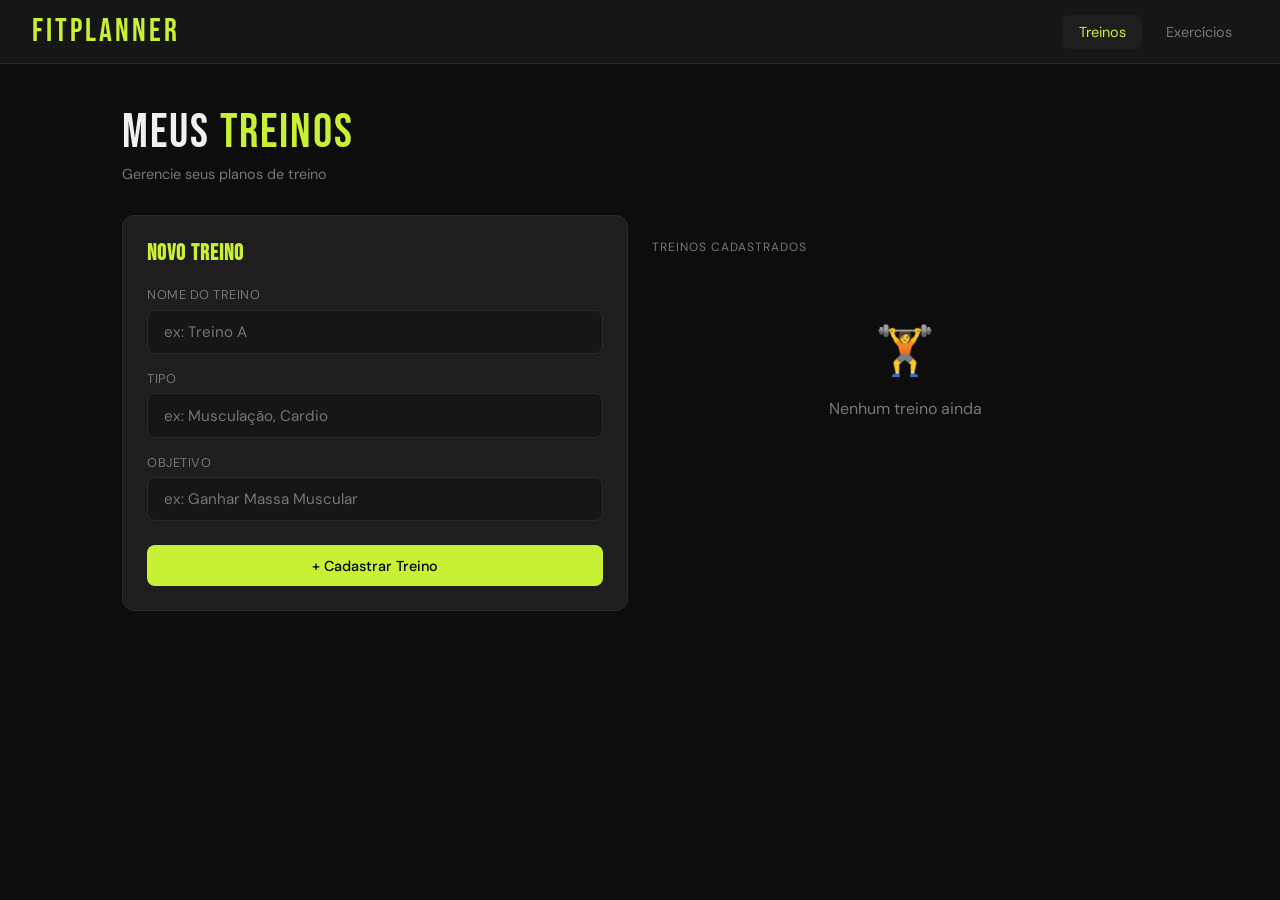
<file: index.html>
<!-- FRONT END BEM PEBA  -->

<!DOCTYPE html>
<html lang="pt-BR">
<head>
  <meta charset="UTF-8" />
  <meta name="viewport" content="width=device-width, initial-scale=1.0"/>
  <title>FitPlanner</title>
  <link href="https://fonts.googleapis.com/css2?family=Bebas+Neue&family=DM+Sans:wght@300;400;500&display=swap" rel="stylesheet"/>
  <style>
    :root {
      --bg: #0d0d0d;
      --surface: #161616;
      --card: #1e1e1e;
      --border: #2a2a2a;
      --accent: #c8f135;
      --accent-dim: #9cb82a;
      --text: #f0f0f0;
      --muted: #777;
      --danger: #ff4444;
    }

    * { margin: 0; padding: 0; box-sizing: border-box; }

    body {
      background: var(--bg);
      color: var(--text);
      font-family: 'DM Sans', sans-serif;
      min-height: 100vh;
    }

    /* HEADER */
    header {
      background: var(--surface);
      border-bottom: 1px solid var(--border);
      padding: 0 2rem;
      display: flex;
      align-items: center;
      justify-content: space-between;
      height: 64px;
      position: sticky;
      top: 0;
      z-index: 100;
    }

    .logo {
      font-family: 'Bebas Neue', sans-serif;
      font-size: 2rem;
      letter-spacing: 3px;
      color: var(--accent);
    }

    nav {
      display: flex;
      gap: 0.5rem;
    }

    nav button {
      background: none;
      border: none;
      color: var(--muted);
      font-family: 'DM Sans', sans-serif;
      font-size: 0.9rem;
      padding: 0.5rem 1rem;
      border-radius: 6px;
      cursor: pointer;
      transition: all 0.2s;
    }

    nav button:hover, nav button.active {
      background: var(--card);
      color: var(--accent);
    }

    /* LAYOUT */
    main {
      max-width: 1100px;
      margin: 0 auto;
      padding: 2.5rem 2rem;
    }

    .page { display: none; }
    .page.active { display: block; }

    /* PAGE TITLE */
    .page-title {
      font-family: 'Bebas Neue', sans-serif;
      font-size: 3rem;
      letter-spacing: 2px;
      margin-bottom: 0.25rem;
    }

    .page-title span { color: var(--accent); }

    .page-sub {
      color: var(--muted);
      font-size: 0.9rem;
      margin-bottom: 2rem;
    }

    /* GRID */
    .grid-2 {
      display: grid;
      grid-template-columns: 1fr 1fr;
      gap: 1.5rem;
    }

    @media (max-width: 700px) {
      .grid-2 { grid-template-columns: 1fr; }
    }

    /* CARD */
    .card {
      background: var(--card);
      border: 1px solid var(--border);
      border-radius: 12px;
      padding: 1.5rem;
    }

    .card h3 {
      font-family: 'Bebas Neue', sans-serif;
      font-size: 1.4rem;
      letter-spacing: 1px;
      margin-bottom: 1.2rem;
      color: var(--accent);
    }

    /* FORM */
    .form-group {
      margin-bottom: 1rem;
    }

    label {
      display: block;
      font-size: 0.8rem;
      color: var(--muted);
      margin-bottom: 0.4rem;
      text-transform: uppercase;
      letter-spacing: 0.5px;
    }

    input, select {
      width: 100%;
      background: var(--surface);
      border: 1px solid var(--border);
      border-radius: 8px;
      padding: 0.7rem 1rem;
      color: var(--text);
      font-family: 'DM Sans', sans-serif;
      font-size: 0.95rem;
      transition: border-color 0.2s;
      outline: none;
    }

    input:focus, select:focus {
      border-color: var(--accent);
    }

    select option { background: var(--surface); }

    .btn {
      display: inline-flex;
      align-items: center;
      gap: 0.5rem;
      padding: 0.7rem 1.4rem;
      border-radius: 8px;
      border: none;
      font-family: 'DM Sans', sans-serif;
      font-size: 0.9rem;
      font-weight: 500;
      cursor: pointer;
      transition: all 0.2s;
    }

    .btn-primary {
      background: var(--accent);
      color: #000;
      width: 100%;
      justify-content: center;
      margin-top: 0.5rem;
    }

    .btn-primary:hover { background: var(--accent-dim); }

    .btn-danger {
      background: transparent;
      border: 1px solid var(--danger);
      color: var(--danger);
      padding: 0.4rem 0.8rem;
      font-size: 0.8rem;
    }

    .btn-danger:hover { background: var(--danger); color: #fff; }

    /* TREINO LIST */
    .treino-list { display: flex; flex-direction: column; gap: 1rem; }

    .treino-item {
      background: var(--card);
      border: 1px solid var(--border);
      border-radius: 10px;
      padding: 1.2rem 1.5rem;
      display: flex;
      align-items: center;
      justify-content: space-between;
      transition: border-color 0.2s;
      cursor: pointer;
    }

    .treino-item:hover { border-color: var(--accent); }
    .treino-item.selected { border-color: var(--accent); background: #1f2210; }

    .treino-info h4 {
      font-size: 1rem;
      font-weight: 500;
      margin-bottom: 0.2rem;
    }

    .treino-info p {
      font-size: 0.8rem;
      color: var(--muted);
    }

    .treino-badges {
      display: flex;
      gap: 0.5rem;
      margin-top: 0.4rem;
    }

    .badge {
      background: var(--surface);
      border: 1px solid var(--border);
      border-radius: 4px;
      padding: 0.2rem 0.6rem;
      font-size: 0.75rem;
      color: var(--muted);
    }

    .treino-actions { display: flex; gap: 0.5rem; align-items: center; }

    /* EXERCICIOS */
    .exercicio-item {
      background: var(--surface);
      border: 1px solid var(--border);
      border-radius: 8px;
      padding: 0.8rem 1.2rem;
      display: flex;
      align-items: center;
      justify-content: space-between;
      margin-bottom: 0.6rem;
    }

    .exercicio-info { font-size: 0.9rem; }
    .exercicio-info small { color: var(--muted); font-size: 0.78rem; }

    .ex-stats {
      display: flex;
      gap: 1rem;
      font-size: 0.8rem;
      color: var(--accent);
      font-weight: 500;
    }

    /* EMPTY STATE */
    .empty {
      text-align: center;
      padding: 3rem;
      color: var(--muted);
    }

    .empty .icon { font-size: 3rem; margin-bottom: 1rem; }

    /* TOAST */
    #toast {
      position: fixed;
      bottom: 2rem;
      right: 2rem;
      background: var(--accent);
      color: #000;
      padding: 0.8rem 1.5rem;
      border-radius: 8px;
      font-weight: 500;
      font-size: 0.9rem;
      transform: translateY(100px);
      opacity: 0;
      transition: all 0.3s;
      z-index: 999;
    }

    #toast.show { transform: translateY(0); opacity: 1; }
    #toast.error { background: var(--danger); color: #fff; }

    /* SECTION DIVIDER */
    .section-label {
      font-size: 0.75rem;
      text-transform: uppercase;
      letter-spacing: 1px;
      color: var(--muted);
      margin-bottom: 1rem;
      margin-top: 1.5rem;
    }

    .divider {
      border: none;
      border-top: 1px solid var(--border);
      margin: 1.5rem 0;
    }

    /* SPINNER */
    .spinner {
      display: inline-block;
      width: 16px;
      height: 16px;
      border: 2px solid var(--border);
      border-top-color: var(--accent);
      border-radius: 50%;
      animation: spin 0.6s linear infinite;
    }

    @keyframes spin { to { transform: rotate(360deg); } }

    /* SELECTED TREINO PANEL */
    #painel-exercicios {
      margin-top: 1.5rem;
      display: none;
    }

    #painel-exercicios.visible { display: block; }

    .painel-header {
      display: flex;
      align-items: center;
      justify-content: space-between;
      margin-bottom: 1rem;
    }

    .painel-header h3 {
      font-family: 'Bebas Neue', sans-serif;
      font-size: 1.5rem;
      letter-spacing: 1px;
    }

    .painel-header span { color: var(--accent); }
  </style>
</head>
<body>

<header>
  <div class="logo">FitPlanner</div>
  <nav>
    <button class="active" onclick="showPage('treinos')">Treinos</button>
    <button onclick="showPage('exercicios')">Exercícios</button>
  </nav>
</header>

<main>

  <!-- PAGE: TREINOS -->
  <div class="page active" id="page-treinos">
    <div class="page-title">MEUS <span>TREINOS</span></div>
    <div class="page-sub">Gerencie seus planos de treino</div>

    <div class="grid-2">
      <!-- FORM -->
      <div class="card">
        <h3>Novo Treino</h3>
        <div class="form-group">
          <label>Nome do Treino</label>
          <input type="text" id="treino-nome" placeholder="ex: Treino A"/>
        </div>
        <div class="form-group">
          <label>Tipo</label>
          <input type="text" id="treino-tipo" placeholder="ex: Musculação, Cardio"/>
        </div>
        <div class="form-group">
          <label>Objetivo</label>
          <input type="text" id="treino-objetivo" placeholder="ex: Ganhar Massa Muscular"/>
        </div>
        <button class="btn btn-primary" onclick="cadastrarTreino()">+ Cadastrar Treino</button>
      </div>

      <!-- LIST -->
      <div>
        <div class="section-label">Treinos Cadastrados</div>
        <div id="lista-treinos" class="treino-list">
          <div class="empty"><div class="icon">🏋️</div><p>Nenhum treino ainda</p></div>
        </div>
      </div>
    </div>

    <!-- EXERCICIOS DO TREINO -->
    <div id="painel-exercicios">
      <hr class="divider"/>
      <div class="painel-header">
        <h3>Exercícios — <span id="nome-treino-selecionado"></span></h3>
      </div>
      <div id="lista-exercicios-treino"></div>
    </div>
  </div>

  <!-- PAGE: EXERCICIOS -->
  <div class="page" id="page-exercicios">
    <div class="page-title">CADASTRAR <span>EXERCÍCIO</span></div>
    <div class="page-sub">Adicione exercícios a um treino existente</div>

    <div class="grid-2">
      <div class="card">
        <h3>Novo Exercício</h3>
        <div class="form-group">
          <label>Treino</label>
          <select id="ex-treino">
            <option value="">Selecione um treino...</option>
          </select>
        </div>
        <div class="form-group">
          <label>Nome do Exercício</label>
          <input type="text" id="ex-nome" placeholder="ex: Supino Reto"/>
        </div>
        <div class="form-group">
          <label>Séries</label>
          <input type="text" id="ex-series" placeholder="ex: 4"/>
        </div>
        <div class="form-group">
          <label>Repetições</label>
          <input type="text" id="ex-reps" placeholder="ex: 10-12"/>
        </div>
        <button class="btn btn-primary" onclick="cadastrarExercicio()">+ Cadastrar Exercício</button>
      </div>

      <div>
        <div class="section-label">Todos os Exercícios</div>
        <div id="lista-todos-exercicios">
          <div class="empty"><div class="icon">💪</div><p>Nenhum exercício ainda</p></div>
        </div>
      </div>
    </div>
  </div>

</main>

<div id="toast"></div>

<script>
  const API = 'http://localhost:5000';
  let treinoSelecionado = null;

  // NAV
  function showPage(nome) {
    document.querySelectorAll('.page').forEach(p => p.classList.remove('active'));
    document.querySelectorAll('nav button').forEach(b => b.classList.remove('active'));
    document.getElementById('page-' + nome).classList.add('active');
    event.target.classList.add('active');
    if (nome === 'exercicios') carregarSelectTreinos();
    if (nome === 'exercicios') carregarTodosExercicios();
  }

  // TOAST
  function toast(msg, tipo = 'ok') {
    const t = document.getElementById('toast');
    t.textContent = msg;
    t.className = tipo === 'error' ? 'show error' : 'show';
    setTimeout(() => t.className = '', 3000);
  }

  // CARREGAR TREINOS
  async function carregarTreinos() {
    const res = await fetch(`${API}/treinos`);
    const treinos = await res.json();
    const lista = document.getElementById('lista-treinos');

    if (treinos.length === 0) {
      lista.innerHTML = '<div class="empty"><div class="icon">🏋️</div><p>Nenhum treino ainda</p></div>';
      return;
    }

    lista.innerHTML = treinos.map(t => `
      <div class="treino-item ${treinoSelecionado === t.id ? 'selected' : ''}" onclick="selecionarTreino(${t.id}, '${t.nome}')">
        <div class="treino-info">
          <h4>${t.nome}</h4>
          <div class="treino-badges">
            <span class="badge">${t.tipo || '—'}</span>
            <span class="badge">${t.objetivo || '—'}</span>
          </div>
          <p>${t.data_criacao}</p>
        </div>
        <div class="treino-actions">
          <button class="btn btn-danger" onclick="event.stopPropagation(); deletarTreino(${t.id})">Deletar</button>
        </div>
      </div>
    `).join('');
  }

  // CADASTRAR TREINO
  async function cadastrarTreino() {
    const nome = document.getElementById('treino-nome').value.trim();
    const tipo = document.getElementById('treino-tipo').value.trim();
    const objetivo = document.getElementById('treino-objetivo').value.trim();

    if (!nome) return toast('Informe o nome do treino', 'error');

    const res = await fetch(`${API}/treinos`, {
      method: 'POST',
      headers: { 'Content-Type': 'application/json' },
      body: JSON.stringify({ nome, tipo, objetivo })
    });

    if (res.ok) {
      toast('Treino cadastrado!');
      document.getElementById('treino-nome').value = '';
      document.getElementById('treino-tipo').value = '';
      document.getElementById('treino-objetivo').value = '';
      carregarTreinos();
    } else {
      toast('Erro ao cadastrar', 'error');
    }
  }

  // DELETAR TREINO
  async function deletarTreino(id) {
    if (!confirm('Deletar este treino e todos os seus exercícios?')) return;
    const res = await fetch(`${API}/treinos/${id}`, { method: 'DELETE' });
    if (res.ok) {
      toast('Treino deletado!');
      if (treinoSelecionado === id) {
        treinoSelecionado = null;
        document.getElementById('painel-exercicios').classList.remove('visible');
      }
      carregarTreinos();
    } else {
      toast('Erro ao deletar', 'error');
    }
  }

  // SELECIONAR TREINO
  async function selecionarTreino(id, nome) {
    treinoSelecionado = id;
    document.getElementById('nome-treino-selecionado').textContent = nome;
    document.getElementById('painel-exercicios').classList.add('visible');
    carregarTreinos();

    const res = await fetch(`${API}/exercicios/treino/${id}`);
    const exercicios = await res.json();
    const lista = document.getElementById('lista-exercicios-treino');

    if (exercicios.length === 0) {
      lista.innerHTML = '<div class="empty"><div class="icon">💪</div><p>Nenhum exercício neste treino</p></div>';
      return;
    }

    lista.innerHTML = exercicios.map(e => `
      <div class="exercicio-item">
        <div class="exercicio-info">
          <div>${e.nome_exercicio}</div>
        </div>
        <div class="ex-stats">
          <span>${e.series} séries</span>
          <span>${e.repeticoes} reps</span>
        </div>
      </div>
    `).join('');
  }

  // CARREGAR SELECT DE TREINOS
  async function carregarSelectTreinos() {
    const res = await fetch(`${API}/treinos`);
    const treinos = await res.json();
    const sel = document.getElementById('ex-treino');
    sel.innerHTML = '<option value="">Selecione um treino...</option>' +
      treinos.map(t => `<option value="${t.id}">${t.nome}</option>`).join('');
  }

  // CADASTRAR EXERCICIO
  async function cadastrarExercicio() {
    const id_treino = document.getElementById('ex-treino').value;
    const nome_exercicio = document.getElementById('ex-nome').value.trim();
    const series = document.getElementById('ex-series').value.trim();
    const repeticoes = document.getElementById('ex-reps').value.trim();

    if (!id_treino) return toast('Selecione um treino', 'error');
    if (!nome_exercicio) return toast('Informe o nome do exercício', 'error');

    const res = await fetch(`${API}/exercicios`, {
      method: 'POST',
      headers: { 'Content-Type': 'application/json' },
      body: JSON.stringify({ id_treino, nome_exercicio, series, repeticoes })
    });

    if (res.ok) {
      toast('Exercício cadastrado!');
      document.getElementById('ex-nome').value = '';
      document.getElementById('ex-series').value = '';
      document.getElementById('ex-reps').value = '';
      carregarTodosExercicios();
    } else {
      toast('Erro ao cadastrar', 'error');
    }
  }

  // CARREGAR TODOS EXERCICIOS
  async function carregarTodosExercicios() {
    const res = await fetch(`${API}/exercicios`);
    const exercicios = await res.json();
    const lista = document.getElementById('lista-todos-exercicios');

    if (exercicios.length === 0) {
      lista.innerHTML = '<div class="empty"><div class="icon">💪</div><p>Nenhum exercício ainda</p></div>';
      return;
    }

    lista.innerHTML = exercicios.map(e => `
      <div class="exercicio-item">
        <div class="exercicio-info">
          <div>${e.nome_exercicio}</div>
          <small>Treino ID: ${e.id_treino}</small>
        </div>
        <div class="ex-stats">
          <span>${e.series} séries</span>
          <span>${e.repeticoes} reps</span>
        </div>
      </div>
    `).join('');
  }

  // INIT
  carregarTreinos();
</script>
</body>
</html>
</file>
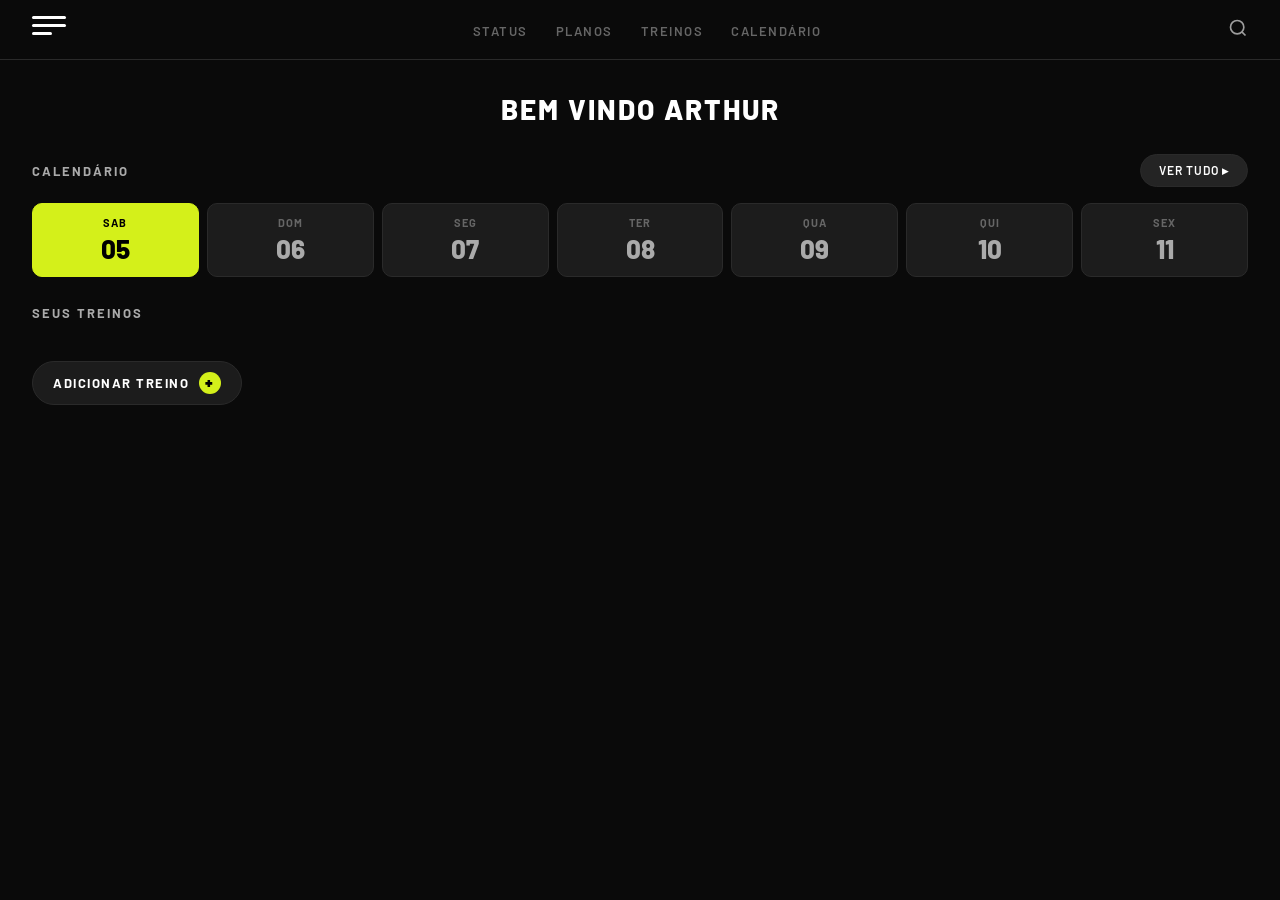
<file: fit.html>
<!DOCTYPE html>
<html lang="pt-BR">
<head>
<meta charset="UTF-8"/>
<meta name="viewport" content="width=device-width, initial-scale=1.0"/>
<title>FitPlanner</title>
<link rel="preconnect" href="https://fonts.googleapis.com"/>
<link href="https://fonts.googleapis.com/css2?family=Barlow:wght@400;500;600;700;800;900&family=Barlow+Condensed:wght@600;700;800&display=swap" rel="stylesheet"/>
<link rel="stylesheet" href="style.css">
<script src="fit.js"></script>
</head>
<body>

<!-- NAV -->
<nav>
  <div class="nav-logo" onclick="goPage('home')">
    <span></span><span style="width:100%"></span><span></span>
  </div>
  <ul class="nav-links">
    <li><a onclick="goPage('status')" data-page="status">Status</a></li>
    <li><a onclick="goPage('planos')" data-page="planos">Planos</a></li>
    <li><a onclick="goPage('treinos')" data-page="treinos">Treinos</a></li>
    <li><a onclick="goPage('calendario')" data-page="calendario">Calendário</a></li>
  </ul>
  <div class="nav-search">
    <svg width="20" height="20" viewBox="0 0 24 24" fill="none" stroke="currentColor" stroke-width="2"><circle cx="11" cy="11" r="8"/><path d="m21 21-4.35-4.35"/></svg>
  </div>
</nav>

<!--HOME-->
<div class="page active" id="page-home">
  <div class="home-welcome"><h1>BEM VINDO ARTHUR</h1></div>

  <div class="section-header">
    <span class="section-title">Calendário</span>
    <button class="btn-dark" onclick="goPage('calendario')">VER TUDO ▸</button>
  </div>
  <div class="calendar-strip" id="cal-strip"></div>

  <div class="section-header" style="margin-top:28px">
    <span class="section-title">Seus Treinos</span>
  </div>
  <div class="section-grid grid-3" id="home-treinos"></div>

  <button class="add-treino-btn" onclick="openModal('modal-treino')">
    ADICIONAR TREINO <span class="plus">+</span>
  </button>
</div>

<!--STATUS-->
<div class="page" id="page-status">
  <div class="section-header"><span class="section-title">Progresso</span></div>
  <div class="section-grid grid-3" id="status-progress" style="margin-bottom:32px"></div>

  <div class="section-header">
    <span class="section-title">Metas</span>
    <button class="btn-yellow" onclick="openModal('modal-meta')">+ Nova Meta</button>
  </div>
  <div class="section-grid grid-3" id="status-metas"></div>
</div>

<!--PLANOS-->
<div class="page" id="page-planos">
  <div class="home-welcome"><h1>MEUS PLANOS</h1></div>

  <div class="plano-cat" id="planos-musculacao">
    <div class="section-header">
      <span class="section-title">Musculação</span>
      <button class="btn-dark">VER TUDO ▸</button>
    </div>
    <div class="section-grid grid-3" id="grid-musculacao"></div>
  </div>

  <div class="plano-cat" id="planos-cardio">
    <div class="section-header">
      <span class="section-title">Cardio</span>
      <button class="btn-dark">VER TUDO ▸</button>
    </div>
    <div class="section-grid grid-3" id="grid-cardio"></div>
  </div>
</div>

<!--TREINOS-->
<div class="page" id="page-treinos">
  <div class="section-header">
    <span class="section-title">Treinos</span>
    <button class="btn-yellow" onclick="openModal('modal-treino')">+ Novo Treino</button>
  </div>
  <div id="treinos-list"></div>
</div>

<!--CALENDÁRIO-->
<div class="page" id="page-calendario">
  <div class="section-header"><span class="section-title">Calendário</span></div>

  <div class="connect-google" id="google-connect-btn" onclick="conectarGoogle()">
    <svg class="google-icon" viewBox="0 0 24 24"><path fill="#4285F4" d="M22.56 12.25c0-.78-.07-1.53-.2-2.25H12v4.26h5.92c-.26 1.37-1.04 2.53-2.21 3.31v2.77h3.57c2.08-1.92 3.28-4.74 3.28-8.09z"/><path fill="#34A853" d="M12 23c2.97 0 5.46-.98 7.28-2.66l-3.57-2.77c-.98.66-2.23 1.06-3.71 1.06-2.86 0-5.29-1.93-6.16-4.53H2.18v2.84C3.99 20.53 7.7 23 12 23z"/><path fill="#FBBC05" d="M5.84 14.09c-.22-.66-.35-1.36-.35-2.09s.13-1.43.35-2.09V7.07H2.18C1.43 8.55 1 10.22 1 12s.43 3.45 1.18 4.93l3.66-2.84z"/><path fill="#EA4335" d="M12 5.38c1.62 0 3.06.56 4.21 1.64l3.15-3.15C17.45 2.09 14.97 1 12 1 7.7 1 3.99 3.47 2.18 7.07l3.66 2.84c.87-2.6 3.3-4.53 6.16-4.53z"/></svg>
    <span id="google-connect-label">Conectar Google Agenda</span>
    <span class="cg-status" id="google-status">Desconectado</span>
  </div>

  <div id="auth-notice" class="auth-banner" style="display:none">
    Para usar o Google Agenda, <a onclick="conectarGoogle()">conecte sua conta primeiro</a>.
  </div>

  <div class="section-header">
    <span class="section-title">Próximos Treinos</span>
    <button class="btn-yellow" onclick="openModal('modal-agendar')">+ Agendar</button>
  </div>
  <div id="agenda-list"><div class="empty">Nenhum evento agendado.</div></div>
</div>

<!--MODAL-->

<!-- Modal Treino -->
<div class="modal-overlay" id="modal-treino">
  <div class="modal">
    <h2>NOVO TREINO</h2>
    <div class="form-group"><label>Nome do Treino</label><input id="t-nome" placeholder="Ex: Treino A"/></div>
    <div class="form-group"><label>Tipo</label><input id="t-tipo" placeholder="Ex: Musculação, Cardio"/></div>
    <div class="form-group"><label>Objetivo</label><input id="t-obj" placeholder="Ex: Ganhar massa muscular"/></div>
    <div class="modal-actions">
      <button class="btn-cancel" onclick="closeModal('modal-treino')">Cancelar</button>
      <button class="btn-yellow" onclick="salvarTreino()"><span id="btn-treino-label">Salvar</span></button>
    </div>
  </div>
</div>

<!-- Modal Exercício -->
<div class="modal-overlay" id="modal-exercicio">
  <div class="modal">
    <h2 id="modal-ex-title">EXERCÍCIOS</h2>
    <div id="exercicios-modal-list" style="max-height:260px;overflow-y:auto;margin-bottom:16px"></div>
    <hr style="border-color:var(--border);margin-bottom:16px"/>
    <p style="font-size:12px;font-weight:700;letter-spacing:1px;color:var(--text3);margin-bottom:12px">ADICIONAR EXERCÍCIO</p>
    <div class="form-group"><label>Nome</label><input id="ex-nome" placeholder="Ex: Supino Reto"/></div>
    <div style="display:grid;grid-template-columns:1fr 1fr;gap:12px">
      <div class="form-group"><label>Séries</label><input id="ex-series" placeholder="Ex: 4"/></div>
      <div class="form-group"><label>Repetições</label><input id="ex-reps" placeholder="Ex: 12"/></div>
    </div>
    <div class="modal-actions">
      <button class="btn-cancel" onclick="closeModal('modal-exercicio')">Fechar</button>
      <button class="btn-yellow" onclick="salvarExercicio()">Adicionar</button>
    </div>
  </div>
</div>

<!-- Modal Meta -->
<div class="modal-overlay" id="modal-meta">
  <div class="modal">
    <h2>NOVA META</h2>
    <div class="form-group"><label>Título</label><input id="m-titulo" placeholder="Ex: Ganho de Massa"/></div>
    <div style="display:grid;grid-template-columns:1fr 1fr;gap:12px">
      <div class="form-group"><label>Valor Atual</label><input id="m-atual" type="number" placeholder="0"/></div>
      <div class="form-group"><label>Valor Meta</label><input id="m-meta" type="number" placeholder="80"/></div>
    </div>
    <div style="display:grid;grid-template-columns:1fr 1fr;gap:12px">
      <div class="form-group"><label>Unidade</label><input id="m-unidade" placeholder="kg, km, %"/></div>
      <div class="form-group"><label>Tipo</label>
        <select id="m-tipo"><option value="ganhar">Ganhar</option><option value="perder">Perder</option></select>
      </div>
    </div>
    <div class="modal-actions">
      <button class="btn-cancel" onclick="closeModal('modal-meta')">Cancelar</button>
      <button class="btn-yellow" onclick="salvarMeta()">Criar Meta</button>
    </div>
  </div>
</div>

<!-- Modal Progresso Meta -->
<div class="modal-overlay" id="modal-progresso">
  <div class="modal">
    <h2>ATUALIZAR PROGRESSO</h2>
    <p id="prog-meta-nome" style="color:var(--text3);font-size:13px;margin-bottom:16px"></p>
    <div class="form-group"><label>Novo Valor Atual</label><input id="prog-valor" type="number" placeholder="0"/></div>
    <div class="modal-actions">
      <button class="btn-cancel" onclick="closeModal('modal-progresso')">Cancelar</button>
      <button class="btn-yellow" onclick="atualizarProgresso()">Salvar</button>
    </div>
  </div>
</div>

<!-- Modal Agendar -->
<div class="modal-overlay" id="modal-agendar">
  <div class="modal">
    <h2>AGENDAR TREINO</h2>
    <div class="form-group"><label>Treino</label>
      <select id="ag-treino-id"></select>
    </div>
    <div style="display:grid;grid-template-columns:1fr 1fr;gap:12px">
      <div class="form-group"><label>Data</label><input id="ag-data" type="date"/></div>
      <div class="form-group"><label>Hora</label><input id="ag-hora" type="time" value="07:00"/></div>
    </div>
    <div class="form-group"><label>Duração (min)</label><input id="ag-dur" type="number" value="60"/></div>
    <div class="modal-actions">
      <button class="btn-cancel" onclick="closeModal('modal-agendar')">Cancelar</button>
      <button class="btn-yellow" onclick="agendarTreino()">Agendar</button>
    </div>
  </div>
</div>

<!-- TOAST -->
<div class="toast" id="toast"></div>

</body>
</html>
</file>
<file: style.css>
*{margin:0;padding:0;box-sizing:border-box}
:root{
  --bg:#0a0a0a;
  --bg2:#141414;
  --bg3:#1c1c1c;
  --bg4:#242424;
  --yellow:#d4f01a;
  --yellow2:#b8d400;
  --text:#ffffff;
  --text2:#aaaaaa;
  --text3:#666666;
  --border:#2a2a2a;
  --radius:10px;
}
body{background:var(--bg);color:var(--text);font-family:'Barlow',sans-serif;min-height:100vh;overflow-x:hidden}

/* NAV */
nav{display:flex;align-items:center;justify-content:space-between;padding:0 32px;height:60px;border-bottom:1px solid var(--border);position:sticky;top:0;background:var(--bg);z-index:100}
.nav-logo{width:34px;height:28px;display:flex;flex-direction:column;gap:5px;cursor:pointer}
.nav-logo span{display:block;height:3px;background:var(--text);border-radius:2px}
.nav-logo span:first-child{width:100%}
.nav-logo span:last-child{width:60%}
.nav-links{display:flex;gap:28px;list-style:none}
.nav-links a{color:var(--text3);font-size:13px;font-weight:600;letter-spacing:1.5px;text-transform:uppercase;text-decoration:none;cursor:pointer;transition:color .2s}
.nav-links a:hover,.nav-links a.active{color:var(--text)}
.nav-links a.active{color:var(--yellow)}
.nav-search{cursor:pointer;opacity:.6;transition:opacity .2s}
.nav-search:hover{opacity:1}

/* PAGES */
.page{display:none;padding:32px}
.page.active{display:block}

/* BUTTONS */
.btn-yellow{background:var(--yellow);color:#000;border:none;padding:8px 18px;border-radius:20px;font-family:'Barlow',sans-serif;font-weight:700;font-size:13px;cursor:pointer;display:inline-flex;align-items:center;gap:6px;transition:background .15s,transform .1s}
.btn-yellow:hover{background:var(--yellow2)}
.btn-yellow:active{transform:scale(.97)}
.btn-dark{background:var(--bg4);color:var(--text);border:1px solid var(--border);padding:8px 18px;border-radius:20px;font-family:'Barlow',sans-serif;font-weight:600;font-size:12px;cursor:pointer;display:inline-flex;align-items:center;gap:6px;letter-spacing:1px;text-transform:uppercase;transition:background .15s}
.btn-dark:hover{background:var(--bg3)}
.btn-icon{background:none;border:none;color:var(--text3);cursor:pointer;font-size:20px;padding:4px;transition:color .2s}
.btn-icon:hover{color:var(--text)}

/* CARDS */
.card{background:var(--bg3);border-radius:var(--radius);padding:20px;border:1px solid var(--border)}

/* SECTION HEADER */
.section-header{display:flex;align-items:center;justify-content:space-between;margin-bottom:16px}
.section-title{font-size:13px;font-weight:700;letter-spacing:2px;text-transform:uppercase;color:var(--text2)}
.section-grid{display:grid;gap:14px}
.grid-3{grid-template-columns:repeat(3,1fr)}
.grid-2{grid-template-columns:repeat(2,1fr)}

/* ===== HOME PAGE ===== */
.home-welcome{text-align:center;margin-bottom:28px}
.home-welcome h1{font-size:28px;font-weight:800;letter-spacing:2px;text-transform:uppercase}

/* Calendar strip */
.calendar-strip{display:flex;gap:8px;margin-bottom:28px}
.cal-day{flex:1;background:var(--bg3);border-radius:var(--radius);padding:12px 0;text-align:center;cursor:pointer;transition:background .15s;border:1px solid var(--border)}
.cal-day .day-name{font-size:11px;font-weight:700;letter-spacing:1px;text-transform:uppercase;color:var(--text3);margin-bottom:4px}
.cal-day .day-num{font-size:26px;font-weight:800;color:var(--text2)}
.cal-day.today{background:var(--yellow);border-color:var(--yellow)}
.cal-day.today .day-name,.cal-day.today .day-num{color:#000}
.cal-day:hover:not(.today){background:var(--bg4)}

/* Treino cards home */
.treino-card-home{background:var(--bg3);border-radius:var(--radius);padding:18px;border:1px solid var(--border);display:flex;flex-direction:column;gap:10px;min-height:130px}
.treino-card-home .t-name{font-size:13px;font-weight:700;letter-spacing:1.5px;text-transform:uppercase}
.treino-card-home .t-tipo{font-size:12px;color:var(--text3);margin-top:2px}
.treino-card-home .t-footer{display:flex;align-items:center;justify-content:space-between;margin-top:auto}
.treino-card-home .t-dur{font-size:12px;color:var(--text3)}
.add-treino-btn{display:inline-flex;align-items:center;gap:10px;background:var(--bg3);border:1px solid var(--border);border-radius:22px;padding:10px 20px;font-family:'Barlow',sans-serif;font-weight:700;font-size:13px;letter-spacing:1.5px;text-transform:uppercase;cursor:pointer;color:var(--text);transition:background .15s;margin-top:24px}
.add-treino-btn:hover{background:var(--bg4)}
.add-treino-btn .plus{width:22px;height:22px;background:var(--yellow);border-radius:50%;display:flex;align-items:center;justify-content:center;color:#000;font-size:16px;font-weight:900;line-height:1}

/* ===== STATUS PAGE ===== */
.progress-bar-wrap{height:4px;background:var(--bg4);border-radius:2px;margin-top:10px}
.progress-bar-fill{height:100%;background:var(--yellow);border-radius:2px;transition:width .5s}
.progress-card{background:var(--bg3);border:1px solid var(--border);border-radius:var(--radius);padding:18px}
.progress-card .p-title{font-size:12px;font-weight:700;letter-spacing:1.5px;text-transform:uppercase;margin-bottom:6px}
.progress-card .p-label{font-size:12px;color:var(--text3);margin-bottom:8px}
.meta-card{background:var(--bg3);border:1px solid var(--border);border-radius:var(--radius);padding:18px;display:flex;align-items:flex-start;gap:14px}
.meta-card .m-check{width:32px;height:32px;min-width:32px;border-radius:50%;background:var(--yellow);display:flex;align-items:center;justify-content:center;margin-top:auto}
.meta-card .m-check svg{width:16px;height:16px}
.meta-card .m-check.pending{background:var(--bg4);border:1px solid var(--border)}
.meta-card .m-info{flex:1}
.meta-card .m-title{font-size:12px;font-weight:700;letter-spacing:1.5px;text-transform:uppercase;margin-bottom:4px}
.meta-card .m-action{font-size:11px;color:var(--text3);cursor:pointer;text-decoration:underline}

/* ===== PLANOS PAGE ===== */
.plano-cat{margin-bottom:32px}
.plano-card{background:var(--bg3);border:1px solid var(--border);border-radius:var(--radius);padding:18px;display:flex;flex-direction:column;gap:8px;min-height:160px}
.plano-card .pc-header{display:flex;justify-content:space-between;align-items:flex-start}
.plano-card .pc-name{font-size:12px;font-weight:700;letter-spacing:1.5px;text-transform:uppercase}
.plano-card .pc-dots{background:none;border:none;color:var(--text3);font-size:18px;cursor:pointer;padding:0 4px;line-height:1}
.plano-card .pc-treinos{font-size:12px;color:var(--text3);line-height:1.6;margin-top:4px;flex:1}
.plano-card .pc-footer{display:flex;justify-content:space-between;align-items:center;margin-top:auto}
.plano-card .pc-dur{font-size:12px;color:var(--text3)}

/* ===== TREINOS PAGE ===== */
.exercicio-item{display:flex;justify-content:space-between;align-items:center;padding:12px 0;border-bottom:1px solid var(--border)}
.exercicio-item:last-child{border-bottom:none}
.ex-info .ex-name{font-size:14px;font-weight:600}
.ex-info .ex-detail{font-size:12px;color:var(--text3);margin-top:2px}
.ex-actions{display:flex;gap:8px}

/* ===== CALENDARIO PAGE ===== */
.agenda-item{display:flex;align-items:center;gap:14px;padding:14px;background:var(--bg3);border:1px solid var(--border);border-radius:var(--radius);margin-bottom:10px}
.agenda-time{font-size:12px;color:var(--text3);min-width:50px;text-align:center}
.agenda-dot{width:8px;height:8px;border-radius:50%;background:var(--yellow);flex-shrink:0}
.agenda-info{flex:1}
.agenda-info .ag-name{font-size:14px;font-weight:600}
.agenda-info .ag-sub{font-size:12px;color:var(--text3)}
.agenda-del{background:none;border:none;color:var(--text3);cursor:pointer;font-size:18px;padding:4px;transition:color .15s}
.agenda-del:hover{color:#e55}
.connect-google{display:flex;align-items:center;gap:12px;padding:16px;background:var(--bg3);border:1px solid var(--border);border-radius:var(--radius);cursor:pointer;transition:background .15s;margin-bottom:20px}
.connect-google:hover{background:var(--bg4)}
.google-icon{width:22px;height:22px}
.connect-google span{font-size:14px;font-weight:600}
.connect-google .cg-status{margin-left:auto;font-size:12px;color:var(--text3)}
.connect-google.connected .cg-status{color:var(--yellow)}

/* MODAL */
.modal-overlay{display:none;position:fixed;inset:0;background:rgba(0,0,0,.75);z-index:200;align-items:center;justify-content:center}
.modal-overlay.open{display:flex}
.modal{background:var(--bg2);border:1px solid var(--border);border-radius:14px;padding:28px;width:420px;max-width:95vw}
.modal h2{font-size:16px;font-weight:700;letter-spacing:1px;margin-bottom:20px}
.form-group{margin-bottom:14px}
.form-group label{display:block;font-size:11px;font-weight:700;letter-spacing:1.5px;text-transform:uppercase;color:var(--text3);margin-bottom:6px}
.form-group input,.form-group select{width:100%;background:var(--bg3);border:1px solid var(--border);border-radius:8px;padding:10px 14px;color:var(--text);font-family:'Barlow',sans-serif;font-size:14px;outline:none;transition:border-color .2s}
.form-group input:focus,.form-group select:focus{border-color:var(--yellow)}
.form-group select option{background:var(--bg3)}
.modal-actions{display:flex;gap:10px;justify-content:flex-end;margin-top:20px}
.btn-cancel{background:none;border:1px solid var(--border);color:var(--text2);padding:9px 18px;border-radius:20px;font-family:'Barlow',sans-serif;font-weight:600;font-size:13px;cursor:pointer}
.btn-cancel:hover{border-color:var(--text3)}

/* TOAST */
.toast{position:fixed;bottom:28px;right:28px;background:var(--yellow);color:#000;padding:12px 20px;border-radius:8px;font-weight:700;font-size:14px;z-index:300;transform:translateY(60px);opacity:0;transition:all .3s}
.toast.show{transform:translateY(0);opacity:1}

/* EMPTY STATE */
.empty{text-align:center;padding:40px;color:var(--text3);font-size:14px}

/* AUTH BANNER */
.auth-banner{background:rgba(212,240,26,.08);border:1px solid rgba(212,240,26,.25);border-radius:var(--radius);padding:14px 18px;display:flex;align-items:center;gap:12px;margin-bottom:20px;font-size:13px;color:var(--text2)}
.auth-banner a{color:var(--yellow);text-decoration:none;font-weight:600;cursor:pointer}

/* SPINNER */
.spinner{display:inline-block;width:16px;height:16px;border:2px solid rgba(0,0,0,.3);border-top-color:#000;border-radius:50%;animation:spin .7s linear infinite}
@keyframes spin{to{transform:rotate(360deg)}}

/* RESPONSIVE */
@media(max-width:600px){
  .grid-3{grid-template-columns:1fr}
  .grid-2{grid-template-columns:1fr}
  nav{padding:0 16px}
  .page{padding:20px 16px}
}
</file>
